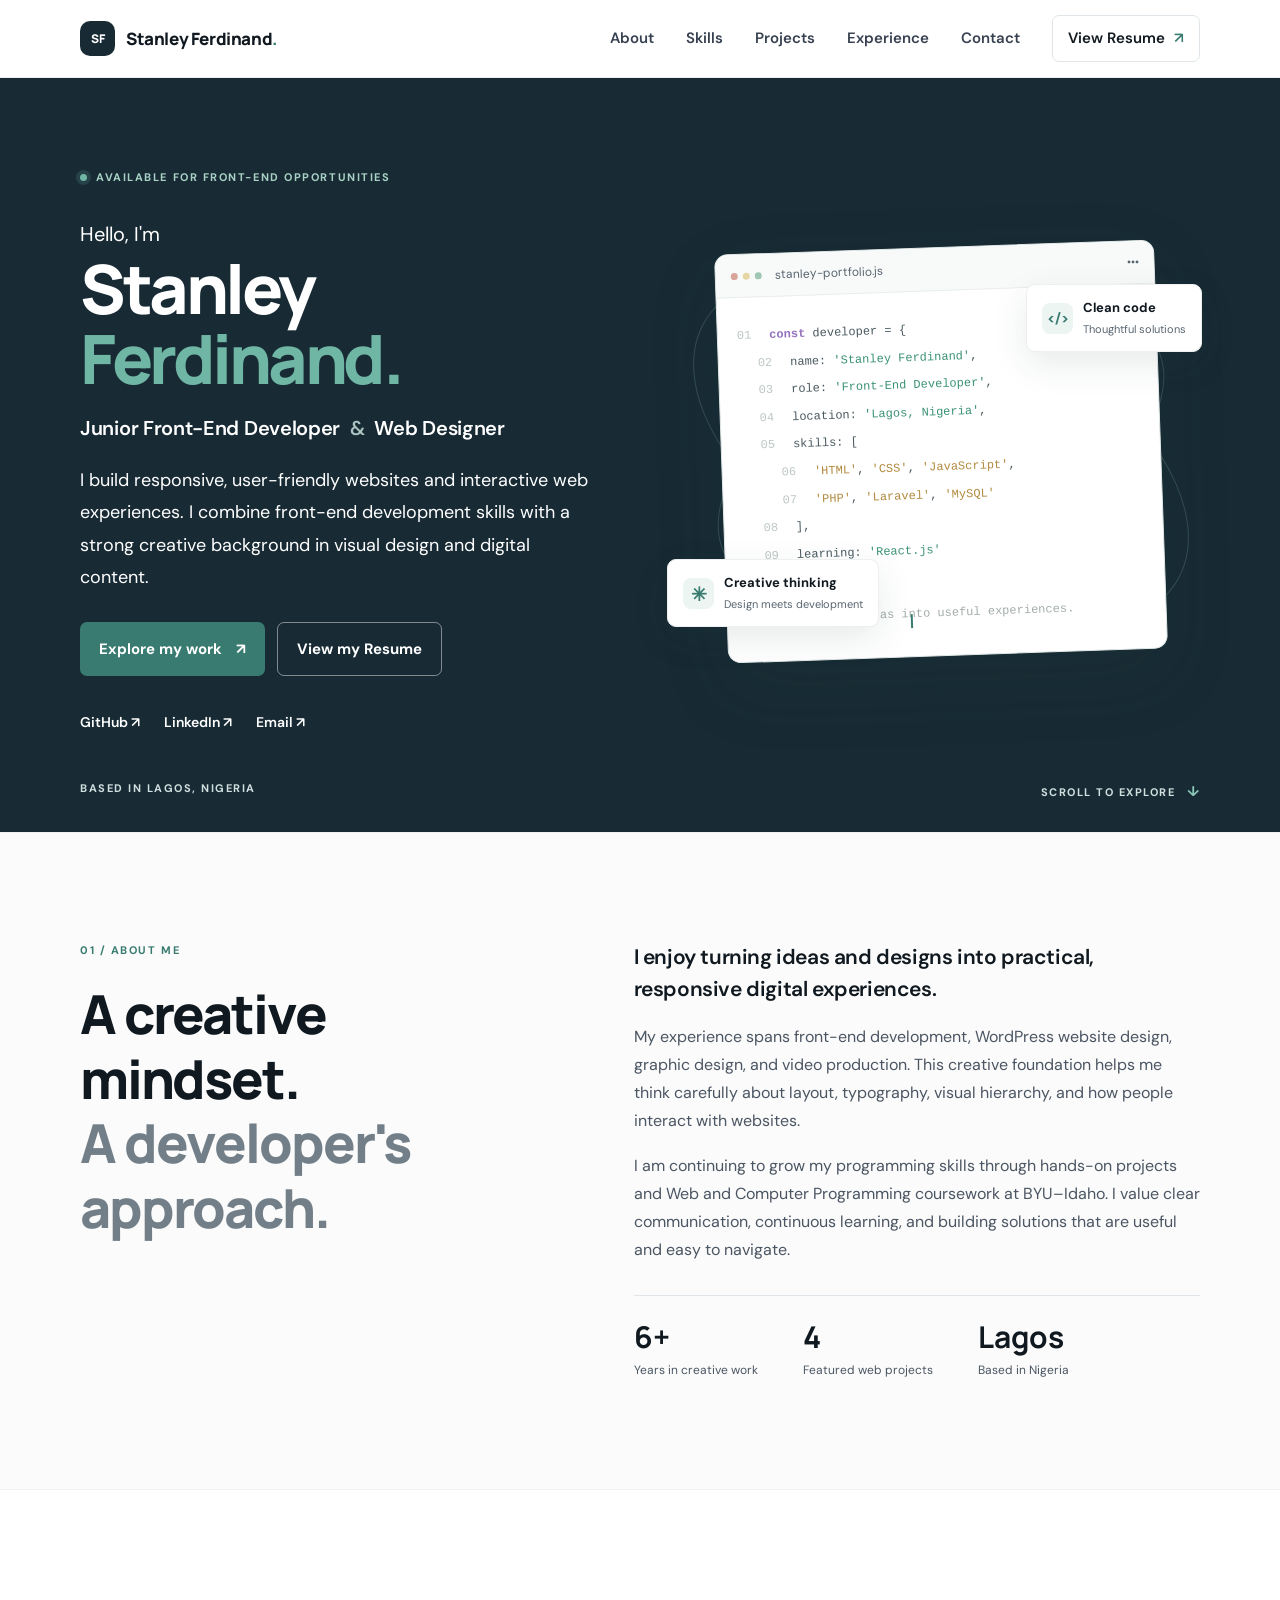
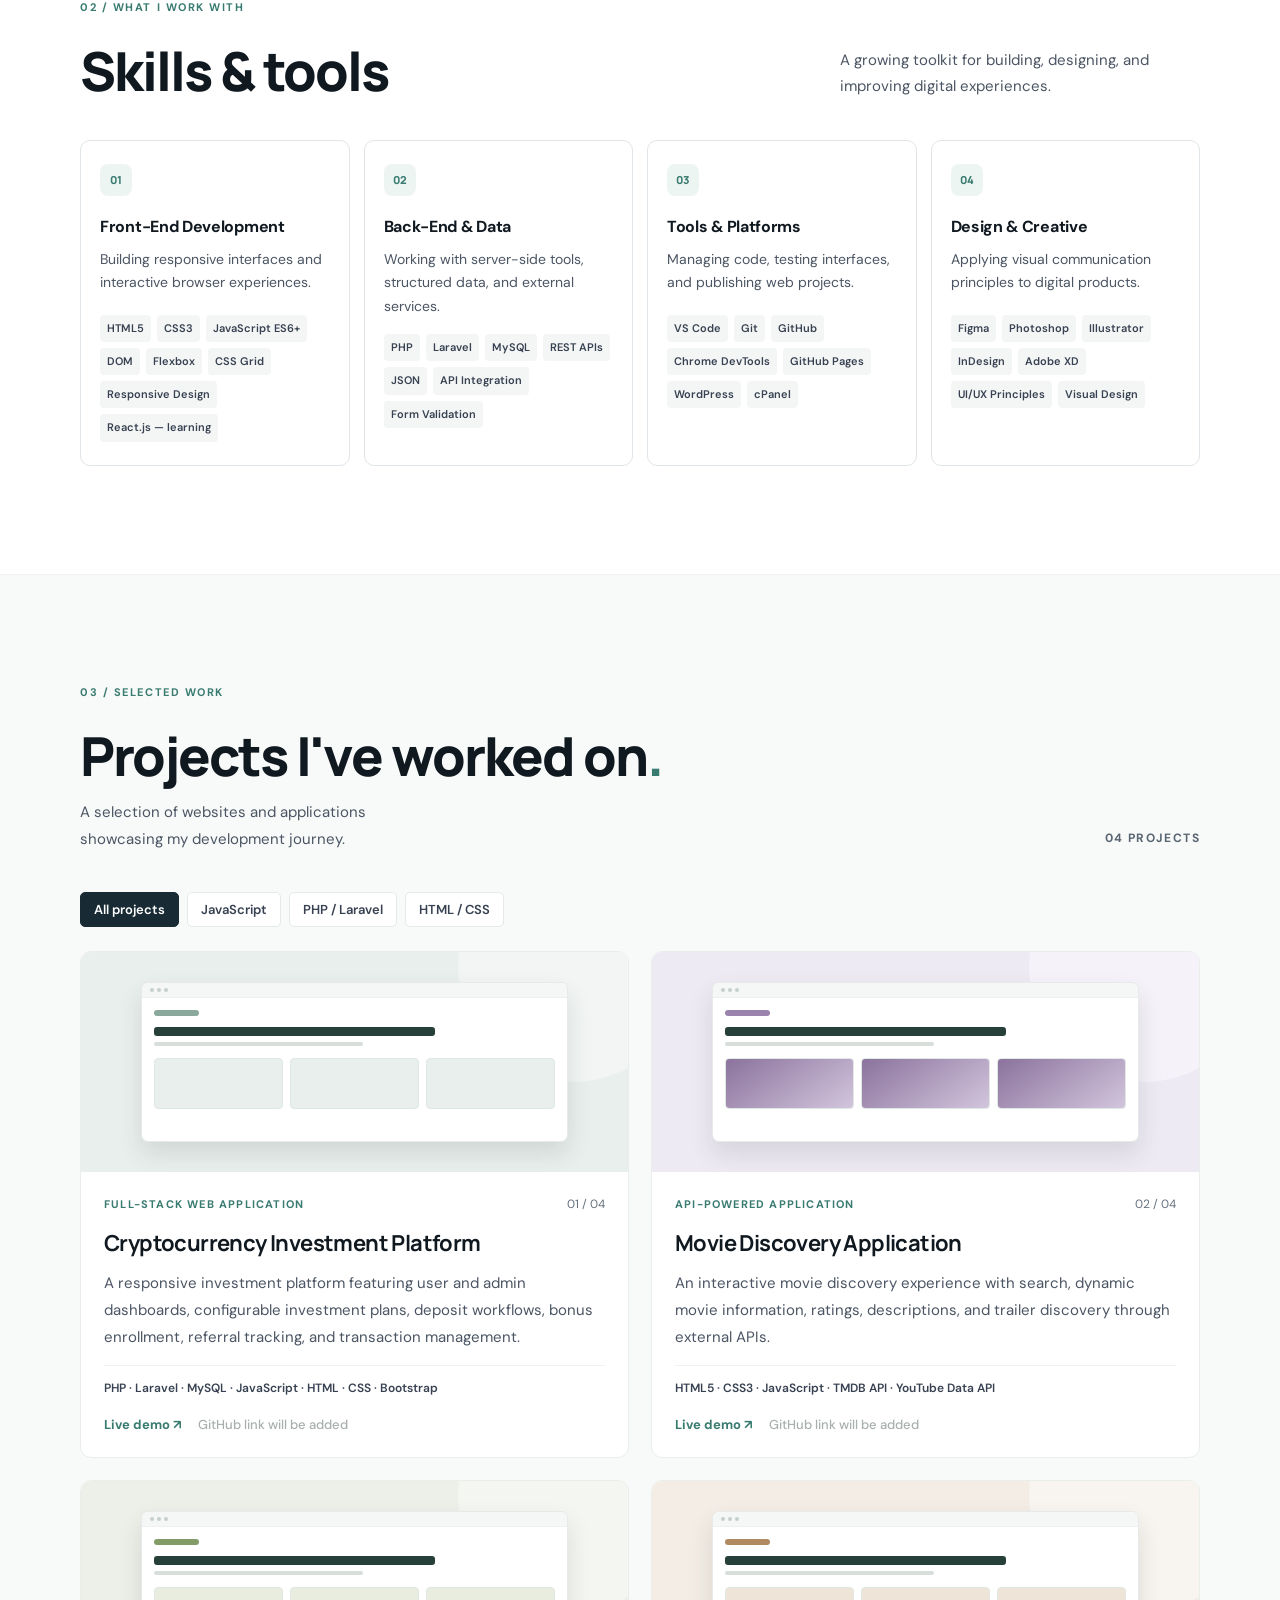
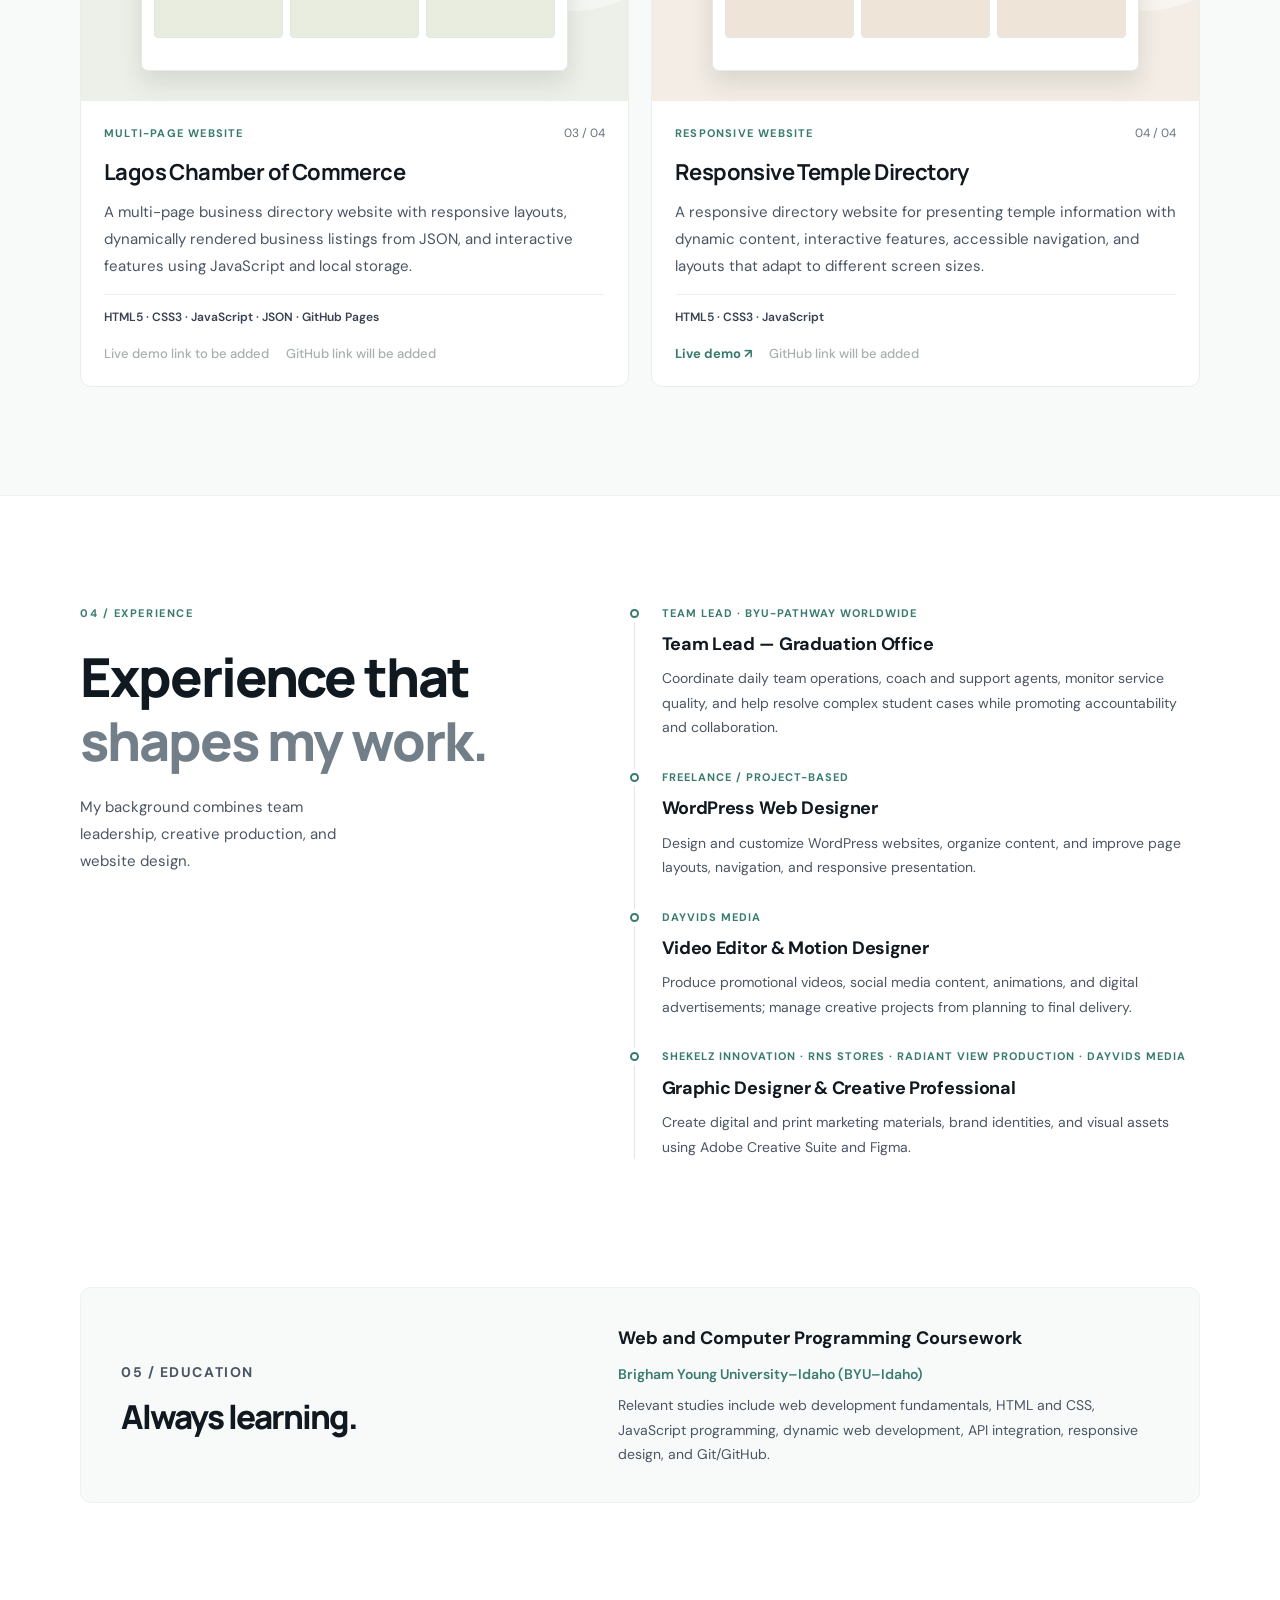
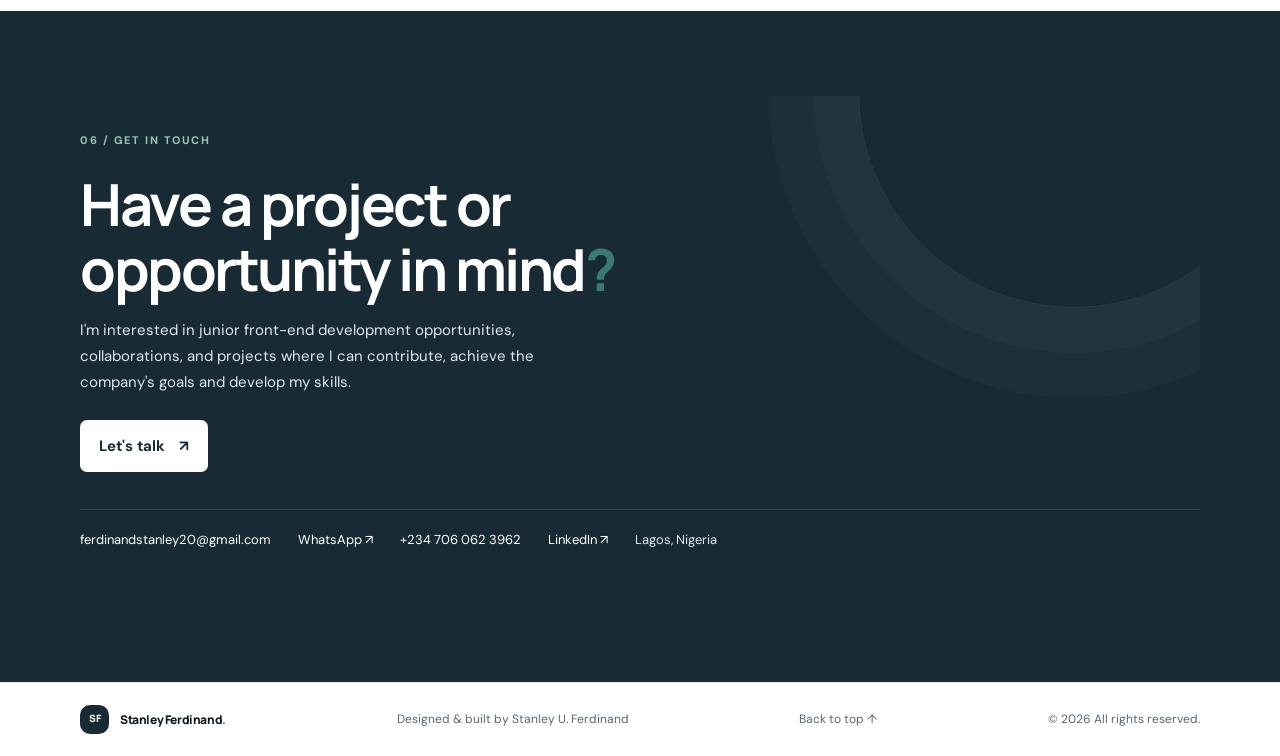
<file: index.html>
<!DOCTYPE html>
<html lang="en">
<head>
  <meta charset="UTF-8" />
  <meta name="viewport" content="width=device-width, initial-scale=1.0" />
  <meta name="description" content="Stanley U. Ferdinand — Junior Front-End Web Developer and Web Designer based in Lagos, Nigeria. Explore selected web development projects and professional experience." />
  <meta name="theme-color" content="#ffffff" />
  <title>Stanley Ferdinand | Front-End Developer</title>
  <link rel="icon" type="image/png" href="favicon.png">
  <link rel="preconnect" href="https://fonts.googleapis.com" />
  <link rel="preconnect" href="https://fonts.gstatic.com" crossorigin />
  <link href="https://fonts.googleapis.com/css2?family=DM+Sans:wght@400;500;600;700&family=Manrope:wght@400;500;600;700;800&display=swap" rel="stylesheet" />
  <link rel="stylesheet" href="styles.css" />
</head>
<body>
  <header class="site-header">
    <nav class="nav container" aria-label="Main navigation">
      <a class="brand" href="#home" aria-label="Stanley Ferdinand home"><span class="brand-mark">SF</span><span>Stanley Ferdinand<span class="brand-dot">.</span></span></a>
      <button class="menu-toggle" id="menuToggle" aria-label="Open navigation" aria-expanded="false"><span></span><span></span><span></span></button>
      <div class="nav-links" id="navLinks">
        <a href="#about">About</a><a href="#skills">Skills</a><a href="#projects">Projects</a><a href="#experience">Experience</a><a href="#contact">Contact</a>
        <a class="nav-cta" href="cv.html" target="_blank" rel="noopener">View Resume <span aria-hidden="true">↗</span></a>
      </div>
    </nav>
  </header>

  <main>
    <section class="hero section" id="home">
      <div class="container hero-grid">
        <div class="hero-copy">
          <div class="eyebrow"><span class="status-dot"></span> AVAILABLE FOR FRONT-END OPPORTUNITIES</div>
          <p class="hero-kicker">Hello, I'm</p>
          <h1>Stanley <br /><span>Ferdinand.</span></h1>
          <h2>Junior Front-End Developer <span class="muted-separator">&amp;</span> Web Designer</h2>
          <p class="hero-description">I build responsive, user-friendly websites and interactive web experiences. I combine front-end development skills with a strong creative background in visual design and digital content.</p>
          <div class="hero-actions">
            <a class="button button-primary" href="#projects">Explore my work <span aria-hidden="true">↗</span></a>
            <a class="button button-secondary" href="cv.html" target="_blank" rel="noopener">View my Resume</a>
          </div>
          <div class="hero-socials"><a href="https://github.com/ferdinandstanley" target="_blank" rel="noopener">GitHub ↗</a><a href="https://www.linkedin.com/in/stanleyferdinand" target="_blank" rel="noopener">LinkedIn ↗</a><a href="mailto:ferdinandstanley20@gmail.com">Email ↗</a></div>
        </div>
        <div class="hero-visual" aria-label="Decorative front-end code illustration">
          <div class="visual-glow"></div>
          <div class="code-window">
            <div class="window-top"><div class="window-dots"><i></i><i></i><i></i></div><span>stanley-portfolio.js</span><span class="window-menu">•••</span></div>
            <div class="code-content">
              <div class="code-line"><span class="line-no">01</span><span><b class="code-purple">const</b> developer = {</span></div>
              <div class="code-line indent"><span class="line-no">02</span><span>name: <b class="code-green">'Stanley Ferdinand'</b>,</span></div>
              <div class="code-line indent"><span class="line-no">03</span><span>role: <b class="code-green">'Front-End Developer'</b>,</span></div>
              <div class="code-line indent"><span class="line-no">04</span><span>location: <b class="code-green">'Lagos, Nigeria'</b>,</span></div>
              <div class="code-line indent"><span class="line-no">05</span><span>skills: [</span></div>
              <div class="code-line indent2"><span class="line-no">06</span><span><b class="code-yellow">'HTML'</b>, <b class="code-yellow">'CSS'</b>, <b class="code-yellow">'JavaScript'</b>,</span></div>
              <div class="code-line indent2"><span class="line-no">07</span><span><b class="code-yellow">'PHP'</b>, <b class="code-yellow">'Laravel'</b>, <b class="code-yellow">'MySQL'</b></span></div>
              <div class="code-line indent"><span class="line-no">08</span><span>],</span></div>
              <div class="code-line indent"><span class="line-no">09</span><span>learning: <b class="code-green">'React.js'</b></span></div>
              <div class="code-line"><span class="line-no">10</span><span>};</span></div>
              <div class="code-line code-comment"><span class="line-no">11</span><span>// Turning ideas into useful experiences.</span></div>
              <div class="code-cursor"></div>
            </div>
          </div>
          <div class="floating-card card-top"><span class="floating-icon">&lt;/&gt;</span><span><b>Clean code</b><small>Thoughtful solutions</small></span></div>
          <div class="floating-card card-bottom"><span class="floating-icon design-icon">✳</span><span><b>Creative thinking</b><small>Design meets development</small></span></div>
          <div class="hero-orbit orbit-one"></div><div class="hero-orbit orbit-two"></div>
        </div>
      </div>
      <div class="container hero-footer"><span>BASED IN LAGOS, NIGERIA</span><span class="scroll-note">SCROLL TO EXPLORE <span aria-hidden="true">↓</span></span></div>
    </section>

    <section class="section about-section" id="about">
      <div class="container two-column">
        <div><p class="section-label">01 / ABOUT ME</p><h2 class="section-heading">A creative mindset.<br /><span class="heading-muted">A developer's approach.</span></h2></div>
        <div class="about-copy"><p class="lead">I enjoy turning ideas and designs into practical, responsive digital experiences.</p><p>My experience spans front-end development, WordPress website design, graphic design, and video production. This creative foundation helps me think carefully about layout, typography, visual hierarchy, and how people interact with websites.</p><p>I am continuing to grow my programming skills through hands-on projects and Web and Computer Programming coursework at BYU–Idaho. I value clear communication, continuous learning, and building solutions that are useful and easy to navigate.</p><div class="about-facts"><div><strong>6+</strong><span>Years in creative work</span></div><div><strong>4</strong><span>Featured web projects</span></div><div><strong> Lagos</strong><span>Based in Nigeria</span></div></div></div>
      </div>
    </section>

    <section class="section skills-section" id="skills">
      <div class="container">
        <p class="section-label">02 / WHAT I WORK WITH</p><div class="section-title-row"><h2 class="section-heading">Skills &amp; tools</h2><p class="section-intro">A growing toolkit for building, designing, and improving digital experiences.</p></div>
        <div class="skills-grid">
          <article class="skill-card"><div class="skill-icon">01</div><h3>Front-End Development</h3><p>Building responsive interfaces and interactive browser experiences.</p><div class="tag-list"><span>HTML5</span><span>CSS3</span><span>JavaScript ES6+</span><span>DOM</span><span>Flexbox</span><span>CSS Grid</span><span>Responsive Design</span><span>React.js — learning</span></div></article>
          <article class="skill-card"><div class="skill-icon">02</div><h3>Back-End &amp; Data</h3><p>Working with server-side tools, structured data, and external services.</p><div class="tag-list"><span>PHP</span><span>Laravel</span><span>MySQL</span><span>REST APIs</span><span>JSON</span><span>API Integration</span><span>Form Validation</span></div></article>
          <article class="skill-card"><div class="skill-icon">03</div><h3>Tools &amp; Platforms</h3><p>Managing code, testing interfaces, and publishing web projects.</p><div class="tag-list"><span>VS Code</span><span>Git</span><span>GitHub</span><span>Chrome DevTools</span><span>GitHub Pages</span><span>WordPress</span><span>cPanel</span></div></article>
          <article class="skill-card"><div class="skill-icon">04</div><h3>Design &amp; Creative</h3><p>Applying visual communication principles to digital products.</p><div class="tag-list"><span>Figma</span><span>Photoshop</span><span>Illustrator</span><span>InDesign</span><span>Adobe XD</span><span>UI/UX Principles</span><span>Visual Design</span></div></article>
        </div>
      </div>
    </section>

    <section class="section projects-section" id="projects">
      <div class="container">
        <p class="section-label">03 / SELECTED WORK</p><div class="section-title-row projects-title-row"><div><h2 class="section-heading">Projects I've worked on<span class="accent-dot">.</span></h2><p class="section-intro">A selection of websites and applications showcasing my development journey.</p></div><span class="project-count">04 PROJECTS</span></div>
        <div class="project-filters" role="group" aria-label="Filter projects"><button class="filter-button active" data-filter="all">All projects</button><button class="filter-button" data-filter="javascript">JavaScript</button><button class="filter-button" data-filter="fullstack">PHP / Laravel</button><button class="filter-button" data-filter="web">HTML / CSS</button></div>
        <div class="projects-grid" id="projectsGrid" aria-live="polite"></div>
      </div>
    </section>

    <section class="section experience-section" id="experience">
      <div class="container two-column">
        <div><p class="section-label">04 / EXPERIENCE</p><h2 class="section-heading">Experience that<br /><span class="heading-muted">shapes my work.</span></h2><p class="section-intro experience-intro">My background combines team leadership, creative production, and website design.</p></div>
        <div class="timeline">
          <article class="timeline-item"><span class="timeline-dot"></span><div class="timeline-meta">TEAM LEAD · BYU-PATHWAY WORLDWIDE</div><h3>Team Lead — Graduation Office</h3><p>Coordinate daily team operations, coach and support agents, monitor service quality, and help resolve complex student cases while promoting accountability and collaboration.</p></article>
          <article class="timeline-item"><span class="timeline-dot"></span><div class="timeline-meta">FREELANCE / PROJECT-BASED</div><h3>WordPress Web Designer</h3><p>Design and customize WordPress websites, organize content, and improve page layouts, navigation, and responsive presentation.</p></article>
          <article class="timeline-item"><span class="timeline-dot"></span><div class="timeline-meta">DAYVIDS MEDIA</div><h3>Video Editor &amp; Motion Designer</h3><p>Produce promotional videos, social media content, animations, and digital advertisements; manage creative projects from planning to final delivery.</p></article>
          <article class="timeline-item"><span class="timeline-dot"></span><div class="timeline-meta">SHEKELZ INNOVATION · RNS STORES · RADIANT VIEW PRODUCTION · DAYVIDS MEDIA</div><h3>Graphic Designer &amp; Creative Professional</h3><p>Create digital and print marketing materials, brand identities, and visual assets using Adobe Creative Suite and Figma.</p></article>
        </div>
      </div>
    </section>

    <section class="section education-section">
      <div class="container education-box"><div><p class="section-label">05 / EDUCATION</p><h2 class="section-heading">Always learning.</h2></div><div><h3>Web and Computer Programming Coursework</h3><p class="education-place">Brigham Young University–Idaho (BYU–Idaho)</p><p>Relevant studies include web development fundamentals, HTML and CSS, JavaScript programming, dynamic web development, API integration, responsive design, and Git/GitHub.</p></div></div>
    </section>

    <section class="section contact-section" id="contact">
      <div class="container contact-box"><p class="section-label">06 / GET IN TOUCH</p><h2>Have a project or<br />opportunity in mind<span class="accent-dot">?</span></h2><p>I'm interested in junior front-end development opportunities, collaborations, and projects where I can contribute, achieve the company's goals and develop my skills.</p><a class="button button-light" href="mailto:ferdinandstanley20@gmail.com">Let's talk <span aria-hidden="true">↗</span></a><div class="contact-details">
          <a href="mailto:ferdinandstanley20@gmail.com" aria-label="Email Stanley">ferdinandstanley20@gmail.com</a>
          <a href="https://wa.me/2347060623962" target="_blank" rel="noopener noreferrer" aria-label="Contact Stanley on WhatsApp">WhatsApp ↗</a>
          <a href="tel:+2347060623962" aria-label="Call Stanley">+234 706 062 3962</a>
          <a href="https://www.linkedin.com/in/stanleyferdinand" target="_blank" rel="noopener noreferrer" aria-label="View Stanley's LinkedIn profile">LinkedIn ↗</a>
          <span>Lagos, Nigeria</span>
        </div></div>
    </section>
  </main>

  <footer class="site-footer"><div class="container footer-inner"><a class="brand" href="#home"><span class="brand-mark">SF</span><span>Stanley Ferdinand<span class="brand-dot">.</span></span></a><span>Designed &amp; built by Stanley U. Ferdinand</span><a href="#home">Back to top ↑</a><span>© <span id="year"></span> All rights reserved.</span></div></footer>
  <script src="script.js"></script>
</body>
</html>
</file>
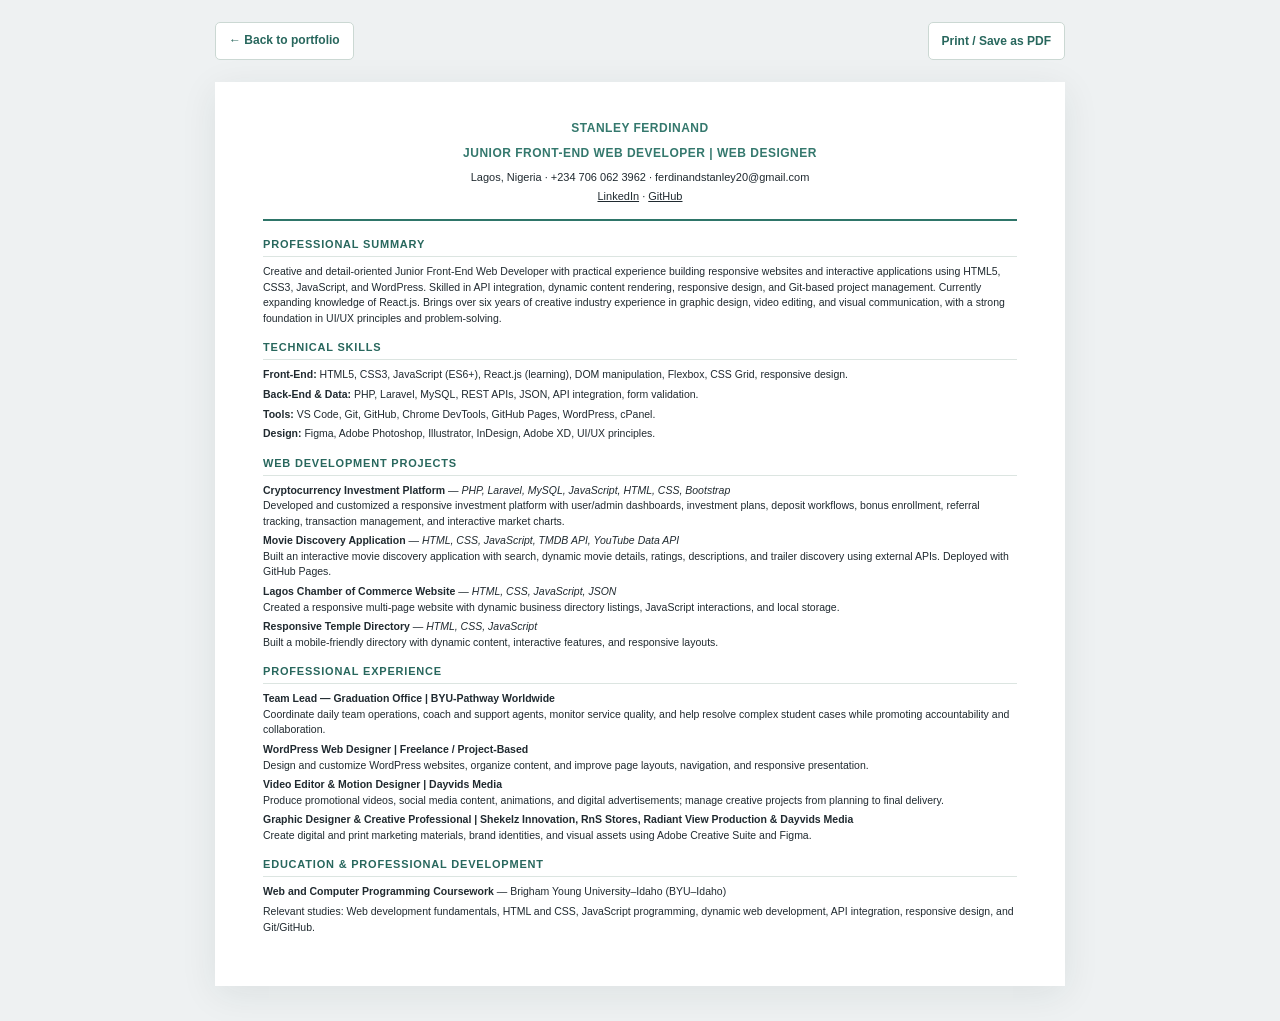
<file: cv.html>
<!DOCTYPE html>
<html lang="en"><head><meta charset="UTF-8"><meta name="viewport" content="width=device-width, initial-scale=1.0"><title>Stanley Ferdinand | Resume</title><link rel="stylesheet" href="cv.css"></head><body>
<div class="toolbar"><a href="index.html">← Back to portfolio</a><button onclick="window.print()">Print / Save as PDF</button></div>
<main class="resume">
<header><h2>STANLEY FERDINAND</h2><h2>JUNIOR FRONT-END WEB DEVELOPER | WEB DESIGNER</h2><p>Lagos, Nigeria · +234 706 062 3962 · ferdinandstanley20@gmail.com</p><p><a href="https://www.linkedin.com/in/stanleyferdinand">LinkedIn</a> · <a href="https://github.com/ferdinandstanley">GitHub</a></p></header>
<section><h3>PROFESSIONAL SUMMARY</h3><p>Creative and detail-oriented Junior Front-End Web Developer with practical experience building responsive websites and interactive applications using HTML5, CSS3, JavaScript, and WordPress. Skilled in API integration, dynamic content rendering, responsive design, and Git-based project management. Currently expanding knowledge of React.js. Brings over six years of creative industry experience in graphic design, video editing, and visual communication, with a strong foundation in UI/UX principles and problem-solving.</p></section>
<section><h3>TECHNICAL SKILLS</h3><p><b>Front-End:</b> HTML5, CSS3, JavaScript (ES6+), React.js (learning), DOM manipulation, Flexbox, CSS Grid, responsive design.</p><p><b>Back-End &amp; Data:</b> PHP, Laravel, MySQL, REST APIs, JSON, API integration, form validation.</p><p><b>Tools:</b> VS Code, Git, GitHub, Chrome DevTools, GitHub Pages, WordPress, cPanel.</p><p><b>Design:</b> Figma, Adobe Photoshop, Illustrator, InDesign, Adobe XD, UI/UX principles.</p></section>
<section><h3>WEB DEVELOPMENT PROJECTS</h3><p><b>Cryptocurrency Investment Platform</b> <i>— PHP, Laravel, MySQL, JavaScript, HTML, CSS, Bootstrap</i><br>Developed and customized a responsive investment platform with user/admin dashboards, investment plans, deposit workflows, bonus enrollment, referral tracking, transaction management, and interactive market charts.</p><p><b>Movie Discovery Application</b> <i>— HTML, CSS, JavaScript, TMDB API, YouTube Data API</i><br>Built an interactive movie discovery application with search, dynamic movie details, ratings, descriptions, and trailer discovery using external APIs. Deployed with GitHub Pages.</p><p><b>Lagos Chamber of Commerce Website</b> <i>— HTML, CSS, JavaScript, JSON</i><br>Created a responsive multi-page website with dynamic business directory listings, JavaScript interactions, and local storage.</p><p><b>Responsive Temple Directory</b> <i>— HTML, CSS, JavaScript</i><br>Built a mobile-friendly directory with dynamic content, interactive features, and responsive layouts.</p></section>
<section><h3>PROFESSIONAL EXPERIENCE</h3><p><b>Team Lead — Graduation Office | BYU-Pathway Worldwide</b><br>Coordinate daily team operations, coach and support agents, monitor service quality, and help resolve complex student cases while promoting accountability and collaboration.</p><p><b>WordPress Web Designer | Freelance / Project-Based</b><br>Design and customize WordPress websites, organize content, and improve page layouts, navigation, and responsive presentation.</p><p><b>Video Editor &amp; Motion Designer | Dayvids Media</b><br>Produce promotional videos, social media content, animations, and digital advertisements; manage creative projects from planning to final delivery.</p><p><b>Graphic Designer &amp; Creative Professional | Shekelz Innovation, RnS Stores, Radiant View Production &amp; Dayvids Media</b><br>Create digital and print marketing materials, brand identities, and visual assets using Adobe Creative Suite and Figma.</p></section>
<section><h3>EDUCATION &amp; PROFESSIONAL DEVELOPMENT</h3><p><b>Web and Computer Programming Coursework</b> — Brigham Young University–Idaho (BYU–Idaho)</p><p>Relevant studies: Web development fundamentals, HTML and CSS, JavaScript programming, dynamic web development, API integration, responsive design, and Git/GitHub.</p></section>
</main></body></html>
</file>
<file: styles.css>
:root{--ink:#17212b;--muted:#687581;--soft:#f5f7f8;--line:#e7ebee;--accent:#397b70;--accent-dark:#286258;--white:#fff;--navy:#182b35;--font:'DM Sans',sans-serif;--display:'Manrope',sans-serif}*{box-sizing:border-box}html{scroll-behavior:smooth;scroll-padding-top:88px}body{margin:0;background:#fff;color:var(--ink);font-family:var(--font);font-size:15px;line-height:1.7;-webkit-font-smoothing:antialiased}a{color:inherit;text-decoration:none}.container{width:min(1120px,calc(100% - 48px));margin:0 auto}.section{padding:108px 0}.site-header{height:78px;position:sticky;top:0;z-index:20;background:rgba(255,255,255,.94);backdrop-filter:blur(14px);border-bottom:1px solid rgba(231,235,238,.8)}.nav{height:100%;display:flex;align-items:center;justify-content:space-between}.brand{display:inline-flex;align-items:center;gap:11px;font-family:var(--display);font-weight:800;font-size:15px;letter-spacing:-.4px}.brand-mark{width:35px;height:35px;border-radius:10px;background:var(--navy);color:white;display:grid;place-items:center;font-size:12px;letter-spacing:0}.brand-dot,.accent-dot{color:var(--accent)}.nav-links{display:flex;align-items:center;gap:32px;font-size:13px;font-weight:600;color:#596570}.nav-links>a:hover,.hero-socials a:hover{color:var(--accent)}.nav-cta{border:1px solid var(--line);border-radius:7px;padding:9px 15px;color:var(--ink)!important}.nav-cta span{color:var(--accent);margin-left:5px}.menu-toggle{display:none;background:none;border:0;padding:8px}.menu-toggle span{display:block;width:22px;height:2px;background:var(--ink);margin:5px}.hero{padding:90px 0 28px;min-height:650px;display:flex;flex-direction:column;justify-content:center;overflow:hidden}.hero-grid{display:grid;grid-template-columns:1.03fr .97fr;align-items:center;gap:50px}.eyebrow,.section-label,.timeline-meta{font-size:10px;font-weight:700;letter-spacing:1.55px;color:var(--accent)}.eyebrow{display:flex;align-items:center;gap:9px}.status-dot{width:7px;height:7px;border-radius:50%;background:#62a18d;box-shadow:0 0 0 4px #eaf4f0}.hero-kicker{font-size:18px;color:var(--muted);margin:30px 0 0}.hero h1{font-family:var(--display);font-size:clamp(56px,7vw,84px);line-height:1.02;letter-spacing:-5px;margin:2px 0 18px;font-weight:800}.hero h1 span{color:var(--accent)}.hero h2{font-size:17px;font-weight:600;letter-spacing:-.3px;margin:0 0 18px}.muted-separator{color:#aab2b8;padding:0 5px}.hero-description{max-width:520px;color:var(--muted);font-size:15px;line-height:1.85}.hero-actions{display:flex;gap:12px;margin-top:28px}.button{display:inline-flex;align-items:center;justify-content:center;gap:14px;padding:13px 19px;border-radius:7px;font-size:13px;font-weight:700;transition:.2s ease}.button-primary{background:var(--accent);color:white}.button-primary:hover{background:var(--accent-dark);transform:translateY(-2px)}.button-secondary{border:1px solid var(--line);background:white}.button-secondary:hover{border-color:var(--accent);color:var(--accent)}.hero-socials{display:flex;gap:24px;margin-top:34px;font-size:12px;font-weight:600;color:#65717a}.hero-visual{height:430px;position:relative;display:grid;place-items:center}.visual-glow{position:absolute;width:370px;height:370px;border-radius:50%;background:radial-gradient(circle,#e7f2ef 0%,rgba(238,245,243,.55) 48%,transparent 72%)}.code-window{position:relative;width:min(440px,100%);border:1px solid #e1e8e7;border-radius:13px;background:#fff;box-shadow:0 25px 70px rgba(30,61,56,.13);overflow:hidden;z-index:2;transform:rotate(-2deg)}.window-top{height:43px;background:#f8faf9;border-bottom:1px solid #e9eeec;display:flex;align-items:center;padding:0 15px;gap:13px;color:#89958f;font-size:10px}.window-dots{display:flex;gap:5px}.window-dots i{width:7px;height:7px;border-radius:50%;background:#d6dfdb}.window-dots i:first-child{background:#d9a59b}.window-dots i:nth-child(2){background:#e7d5a3}.window-dots i:nth-child(3){background:#9fc8b4}.window-menu{margin-left:auto}.code-content{padding:25px 19px 27px;font-family:monospace;font-size:11px;line-height:2.3;color:#4a5960;position:relative}.code-line{display:flex;gap:18px;white-space:nowrap}.line-no{color:#bdc7c3;min-width:12px;text-align:right}.indent{padding-left:20px}.indent2{padding-left:40px}.code-purple{color:#9471bd}.code-green{color:#3b9275;font-weight:500}.code-yellow{color:#b18a3f;font-weight:500}.code-comment{color:#a3adaa;margin-top:8px}.code-cursor{position:absolute;width:2px;height:14px;background:var(--accent);left:183px;bottom:28px;animation:blink 1s steps(2,start) infinite}@keyframes blink{to{visibility:hidden}}.floating-card{position:absolute;z-index:3;display:flex;align-items:center;gap:10px;background:#fff;padding:12px 15px;border:1px solid #edf0ef;border-radius:9px;box-shadow:0 12px 35px rgba(30,61,56,.1)}.floating-card b,.floating-card small{display:block}.floating-card b{font-size:11px}.floating-card small{font-size:9px;color:#89938f}.floating-icon{width:31px;height:31px;border-radius:8px;background:#edf5f2;color:var(--accent);display:grid;place-items:center;font-size:14px;font-weight:700}.design-icon{font-size:19px}.card-top{top:48px;right:-2px}.card-bottom{bottom:39px;left:-14px}.hero-orbit{position:absolute;border:1px solid #dcebe6;border-radius:50%;transform:rotate(-25deg)}.orbit-one{width:480px;height:240px}.orbit-two{width:540px;height:290px;transform:rotate(28deg)}.hero-footer{display:flex;justify-content:space-between;margin-top:45px;color:#a1aaa9;font-size:9px;font-weight:700;letter-spacing:1.5px}.scroll-note span{color:var(--accent);font-size:14px;margin-left:7px}.about-section{background:#fafbfa;border-top:1px solid #f0f2f1;border-bottom:1px solid #f0f2f1}.two-column{display:grid;grid-template-columns:.9fr 1.1fr;gap:90px}.section-label{margin:0 0 22px}.section-heading{font-family:var(--display);font-size:clamp(34px,4vw,46px);line-height:1.2;letter-spacing:-2px;margin:0;font-weight:800}.heading-muted{color:#a1aaa9}.about-copy p{color:var(--muted);margin:0 0 17px;font-size:14px}.about-copy .lead{font-size:19px;line-height:1.55;color:var(--ink);font-weight:600;letter-spacing:-.4px}.about-facts{display:flex;gap:45px;margin-top:31px;padding-top:23px;border-top:1px solid var(--line)}.about-facts div{display:flex;flex-direction:column}.about-facts strong{font-family:var(--display);font-size:26px;line-height:1.2}.about-facts span{font-size:10px;color:var(--muted);margin-top:5px}.skills-section{background:white}.section-title-row{display:flex;align-items:end;justify-content:space-between;gap:30px;margin-bottom:36px}.section-intro{max-width:360px;color:var(--muted);font-size:13px;margin:0 0 4px}.skills-grid{display:grid;grid-template-columns:repeat(4,1fr);gap:14px}.skill-card{border:1px solid var(--line);border-radius:10px;padding:23px 19px;min-height:245px;transition:.2s}.skill-card:hover{border-color:#c5d9d2;transform:translateY(-3px);box-shadow:0 12px 30px rgba(30,61,56,.05)}.skill-icon{font-family:var(--display);font-size:11px;font-weight:800;color:var(--accent);background:#edf5f2;width:32px;height:32px;border-radius:8px;display:grid;place-items:center;margin-bottom:17px}.skill-card h3{font-size:14px;margin:0 0 7px;letter-spacing:-.3px}.skill-card p{font-size:11px;color:var(--muted);line-height:1.65;min-height:52px;margin:0 0 15px}.tag-list{display:flex;flex-wrap:wrap;gap:6px}.tag-list span{background:#f4f6f5;border-radius:4px;padding:4px 7px;color:#65716e;font-size:9px;font-weight:600}.projects-section{background:#f8faf9;border-top:1px solid #eff2f0;border-bottom:1px solid #eff2f0}.projects-title-row{align-items:end}.projects-title-row .section-intro{margin-top:11px}.project-count{font-size:10px;letter-spacing:1.4px;color:#89938f;font-weight:700;padding-bottom:7px}.project-filters{display:flex;gap:8px;margin:0 0 24px;flex-wrap:wrap}.filter-button{border:1px solid #e5eae7;background:white;border-radius:5px;padding:8px 13px;font:600 11px var(--font);color:#69756f;cursor:pointer;transition:.2s}.filter-button:hover,.filter-button.active{background:var(--navy);border-color:var(--navy);color:white}.projects-grid{display:grid;grid-template-columns:repeat(2,1fr);gap:22px}.project-card{background:white;border:1px solid #e9eeeb;border-radius:11px;overflow:hidden;transition:.22s}.project-card:hover{transform:translateY(-4px);box-shadow:0 15px 35px rgba(30,61,56,.08)}.project-visual{height:220px;padding:22px;display:grid;place-items:center;overflow:hidden;position:relative}.project-visual:before{content:"";position:absolute;width:230px;height:230px;border-radius:50%;background:rgba(255,255,255,.38);right:-60px;top:-100px}.project-visual.investment{background:#e9efed}.project-visual.movie{background:#eeeaf4}.project-visual.chamber{background:#edf0e8}.project-visual.temple{background:#f3ede5}.mock-browser{position:relative;z-index:1;width:85%;height:160px;background:white;border:1px solid rgba(30,50,45,.1);border-radius:7px;box-shadow:0 12px 25px rgba(30,50,45,.12);overflow:hidden}.mock-top{height:15px;background:#f5f7f6;border-bottom:1px solid #edf0ee;display:flex;align-items:center;padding-left:8px;gap:3px}.mock-top i{width:4px;height:4px;background:#c6d0cb;border-radius:50%}.mock-body{padding:12px}.mock-brand{height:6px;width:45px;border-radius:3px;background:#8aa89c;margin-bottom:11px}.mock-heading{height:9px;width:70%;border-radius:3px;background:#273f39;margin-bottom:6px}.mock-sub{height:4px;width:52%;border-radius:3px;background:#d8dfdb;margin-bottom:12px}.mock-row{display:flex;gap:7px}.mock-tile{height:51px;flex:1;border-radius:4px;background:#e9efec;border:1px solid #e0e8e3}.movie .mock-brand{background:#9a84ad}.movie .mock-tile{background:linear-gradient(145deg,#8b739d,#d3c5dd)}.chamber .mock-brand{background:#839b65}.chamber .mock-tile{background:#e8eddf}.temple .mock-brand{background:#b08b61}.temple .mock-tile{background:#eee4d7}.project-content{padding:22px 23px 20px}.project-topline{display:flex;align-items:center;justify-content:space-between;margin-bottom:9px}.project-type{font-size:9px;color:var(--accent);font-weight:700;letter-spacing:1.2px}.project-number{font-size:10px;color:#a5afaa}.project-content h3{font-family:var(--display);font-size:19px;letter-spacing:-.6px;margin:0 0 8px}.project-content p{font-size:12px;color:var(--muted);line-height:1.75;margin:0 0 14px;min-height:63px}.project-tech{font-size:10px;color:#68756f;font-weight:600;line-height:1.8;padding-top:12px;border-top:1px solid #eff2f0}.project-links{display:flex;gap:17px;margin-top:14px}.project-links a,.project-links span{font-size:11px;font-weight:700;color:var(--accent)}.project-links a:hover{text-decoration:underline}.project-links .inactive-link{color:#a8b0ac;font-weight:500}.project-edit-note{font-size:11px;color:#7b8781;margin:20px 0 0}.project-edit-note code{background:#edf1ef;padding:2px 5px;border-radius:3px;color:#4b6259}.experience-section{background:white}.experience-intro{margin-top:20px;max-width:300px;line-height:1.8}.timeline{border-left:1px solid #dfe8e3;padding-left:27px}.timeline-item{position:relative;padding:0 0 28px}.timeline-item:last-child{padding-bottom:0}.timeline-dot{position:absolute;width:9px;height:9px;border:2px solid var(--accent);background:white;border-radius:50%;left:-32px;top:5px;box-shadow:0 0 0 4px white}.timeline-meta{font-size:9px;letter-spacing:1px;margin-bottom:6px}.timeline-item h3{font-size:16px;letter-spacing:-.3px;margin:0 0 6px}.timeline-item p{font-size:12px;color:var(--muted);line-height:1.75;margin:0;max-width:570px}.education-section{padding-top:20px}.education-box{background:#f8faf9;border:1px solid #edf1ef;border-radius:11px;padding:35px 40px;display:grid;grid-template-columns:.9fr 1.1fr;gap:55px;align-items:center}.education-box .section-label{margin-bottom:12px}.education-box .section-heading{font-size:33px}.education-box h3{font-size:16px;margin:0 0 3px}.education-place{color:var(--accent)!important;font-weight:600}.education-box p{font-size:12px;color:var(--muted);margin:7px 0 0}.contact-section{padding:85px 0 95px}.contact-box{background:var(--navy);color:white;border-radius:13px;padding:55px 60px;position:relative;overflow:hidden}.contact-box:after{content:"";position:absolute;width:430px;height:430px;border:1px solid rgba(255,255,255,.08);border-radius:50%;right:-90px;top:-220px;box-shadow:0 0 0 45px rgba(255,255,255,.025),0 0 0 90px rgba(255,255,255,.02)}.contact-box .section-label{color:#9bc6b6}.contact-box h2{font-family:var(--display);font-size:clamp(38px,5vw,58px);line-height:1.12;letter-spacing:-2.5px;margin:0 0 15px;position:relative;z-index:1}.contact-box>p:not(.section-label){max-width:480px;color:#bdc9c9;font-size:13px;margin:0 0 24px;position:relative;z-index:1}.button-light{background:white;color:var(--navy);position:relative;z-index:1}.button-light:hover{background:#e7f1ed;transform:translateY(-2px)}.contact-details{display:flex;gap:27px;flex-wrap:wrap;border-top:1px solid rgba(255,255,255,.14);margin-top:37px;padding-top:19px;color:#c0cdca;font-size:11px;position:relative;z-index:1}.contact-details a:hover{color:white}.site-footer{border-top:1px solid var(--line);padding:22px 0}.footer-inner{display:flex;align-items:center;justify-content:space-between;gap:15px;color:#89938f;font-size:10px}.footer-inner .brand{color:var(--ink);font-size:12px}.footer-inner .brand-mark{width:29px;height:29px;font-size:10px}.footer-inner>a:not(.brand):hover{color:var(--accent)}
@media(max-width:900px){.hero-grid{gap:20px}.hero h1{font-size:65px}.hero-visual{transform:scale(.9)}.two-column{gap:45px}.skills-grid{grid-template-columns:repeat(2,1fr)}.nav-links{gap:18px}.project-visual{height:190px}}
@media(max-width:650px){.container{width:min(100% - 36px,520px)}.section{padding:75px 0}.site-header{height:68px}.menu-toggle{display:block;cursor:pointer}.nav-links{display:none;position:absolute;top:67px;left:0;right:0;background:white;border-bottom:1px solid var(--line);padding:18px 22px 22px;flex-direction:column;align-items:stretch;gap:0;box-shadow:0 15px 20px rgba(20,40,35,.06)}.nav-links.open{display:flex}.nav-links>a{padding:11px 0}.nav-links .nav-cta{text-align:center;margin-top:8px;padding:10px}.hero{padding:65px 0 20px;min-height:0}.hero-grid{grid-template-columns:1fr;gap:20px}.hero h1{font-size:62px;letter-spacing:-4px}.hero h2{font-size:15px}.hero-description{font-size:13px}.hero-visual{height:330px;transform:none;margin:0 -8px}.code-window{width:90%;transform:rotate(-1deg)}.code-content{font-size:9px;padding:18px 12px}.line-no{min-width:10px}.code-line{gap:12px}.card-top{right:0;top:13px}.card-bottom{left:0;bottom:10px}.floating-card{padding:9px 11px}.hero-footer{margin-top:28px;font-size:8px}.two-column{grid-template-columns:1fr;gap:28px}.section-heading{font-size:36px}.about-copy .lead{font-size:17px}.about-facts{gap:25px}.about-facts strong{font-size:23px}.section-title-row{display:block}.section-intro{margin-top:12px}.skills-grid{grid-template-columns:1fr 1fr;gap:10px}.skill-card{padding:17px 13px;min-height:250px}.skill-card h3{font-size:12px}.skill-card p{font-size:10px}.tag-list span{font-size:8px}.project-count{display:block;margin-top:15px}.projects-grid{grid-template-columns:1fr;gap:16px}.project-visual{height:205px}.project-content{padding:19px}.project-content p{min-height:0}.experience-section .two-column{gap:30px}.education-box{grid-template-columns:1fr;gap:18px;padding:27px 23px}.education-box .section-heading{font-size:30px}.contact-section{padding:65px 0}.contact-box{padding:38px 25px}.contact-box h2{font-size:40px}.contact-details{flex-direction:column;gap:8px}.footer-inner{display:grid;grid-template-columns:1fr 1fr;row-gap:13px}.footer-inner>span:nth-child(2){text-align:right}.footer-inner>span:last-child{text-align:right}}
@media(max-width:380px){.skills-grid{grid-template-columns:1fr}.skill-card{min-height:0}.hero h1{font-size:54px}.hero-actions{flex-wrap:wrap}.code-content{font-size:8px}}

/* Readability refinement: stronger contrast and more comfortable typography */
:root{
  --ink:#101820;
  --muted:#4b5563;
  --line:#dfe5e8;
}
body{color:var(--ink);font-size:17px;line-height:1.75}
.nav-links{font-size:15px;color:#374151}
.brand{font-size:17px}
.hero-kicker{font-size:20px;color:#4b5563}
.hero h2{font-size:20px}
.hero-description{font-size:18px;color:#4b5563;line-height:1.8}
.hero-socials{font-size:14px;color:#374151}
.eyebrow,.section-label,.timeline-meta{font-size:11px}
.button{font-size:15px}
.hero-footer{font-size:11px;color:#66727d}
.section-heading{font-size:clamp(38px,4.2vw,54px)}
.heading-muted{color:#737f88}
.about-copy p{font-size:16px;color:#4b5563}
.about-copy .lead{font-size:21px;color:#101820}
.about-facts strong{font-size:30px;color:#101820}
.about-facts span{font-size:12px;color:#4b5563}
.section-intro{font-size:15px;color:#4b5563}
.skill-card h3{font-size:16px;color:#101820}
.skill-card p{font-size:14px;color:#4b5563;line-height:1.7}
.tag-list span{font-size:11px;color:#374151}
.project-count{font-size:12px;color:#596571}
.filter-button{font-size:13px;color:#374151}
.project-type{font-size:11px}
.project-number{font-size:12px;color:#66727d}
.project-content h3{font-size:22px;color:#101820}
.project-content p{font-size:15px;color:#4b5563;line-height:1.8}
.project-tech{font-size:12px;color:#374151}
.project-links a,.project-links span{font-size:13px}
.project-edit-note{font-size:13px;color:#4b5563}
.timeline-item h3{font-size:18px;color:#101820}
.timeline-item p{font-size:14px;color:#4b5563}
.education-box h3{font-size:18px;color:#101820}
.education-box p{font-size:14px;color:#4b5563}
.contact-box>p:not(.section-label){font-size:15px;color:#e0e7eb}
.contact-details{font-size:13px;color:#e0e7eb}
.footer-inner{font-size:12px;color:#596571}
.floating-card b{font-size:13px;color:#101820}
.floating-card small{font-size:11px;color:#596571}
.window-top{font-size:12px;color:#596571}
.code-content{font-size:12px}
@media(max-width:650px){
  body{font-size:16px}
  .nav-links{font-size:15px}
  .hero-kicker{font-size:18px}
  .hero h2{font-size:17px}
  .hero-description{font-size:16px}
  .hero-socials{font-size:13px}
  .section-heading{font-size:38px}
  .about-copy p{font-size:15px}
  .about-copy .lead{font-size:18px}
  .skill-card h3{font-size:14px}
  .skill-card p{font-size:12px}
  .tag-list span{font-size:10px}
  .project-content h3{font-size:20px}
  .project-content p{font-size:14px}
  .project-tech{font-size:11px}
  .timeline-item h3{font-size:17px}
  .timeline-item p{font-size:13px}
}
/* Contact links */
.contact-details a{
  color:inherit;
  text-decoration:none;
  transition:color .2s ease, text-decoration-color .2s ease;
}
.contact-details a:hover,
.contact-details a:focus-visible{
  color:#ffffff;
  text-decoration:underline;
  text-underline-offset:4px;
}
.contact-details a:focus-visible{
  outline:2px solid #9bc6b6;
  outline-offset:4px;
  border-radius:2px;
}


/* Dark navy hero refinement */
.hero{
  background:#182B35;
  color:#ffffff;
}
.hero .hero-kicker,
.hero h2,
.hero-description,
.hero-socials,
.hero-footer{
  color:#ffffff;
}
.hero h1{
  font-size:clamp(48px,5.7vw,68px);
  letter-spacing:-3.5px;
}
.hero h1 span{
  color:#70b6a5;
}
.hero .muted-separator{
  color:#a9c4c0;
}
.hero .eyebrow{
  color:#a9d2c5;
}
.hero .status-dot{
  background:#70b6a5;
  box-shadow:0 0 0 4px rgba(112,182,165,.16);
}
.hero .hero-socials a{
  color:#ffffff;
}
.hero .hero-socials a:hover{
  color:#8bc9b8;
}
.hero .hero-footer{
  color:#d2dfdf;
}
.hero .scroll-note span{
  color:#8bc9b8;
}
.hero .button-secondary{
  background:transparent;
  color:#ffffff;
  border-color:rgba(255,255,255,.45);
}
.hero .button-secondary:hover{
  background:rgba(255,255,255,.08);
  border-color:#ffffff;
  color:#ffffff;
}
.hero .button-primary{
  background:#397b70;
  color:#ffffff;
}
.hero .button-primary:hover{
  background:#4a9385;
}
.hero .hero-orbit{
  border-color:rgba(151,201,187,.22);
}
.hero .visual-glow{
  background:radial-gradient(circle,rgba(112,182,165,.18) 0%,rgba(112,182,165,.08) 48%,transparent 72%);
}
@media(max-width:900px){
  .hero h1{font-size:clamp(48px,6vw,64px);letter-spacing:-3px}
}
@media(max-width:650px){
  .hero h1{font-size:52px;letter-spacing:-3px}
  .hero .hero-description{color:#f0f5f5}
  .hero .hero-footer{color:#d2dfdf}
}

/* Full-width dark navy contact section */
.contact-section{
  background: var(--navy);
  padding: 85px 0 95px;
}
.contact-box{
  background: transparent;
  color: #fff;
  border-radius: 0;
  padding: 35px 0;
  position: relative;
  overflow: hidden;
}
.contact-box:after{
  right: -90px;
  top: -220px;
}
.contact-box .section-label{color:#9bc6b6;}
.contact-box h2{color:#fff;}
.contact-box>p:not(.section-label){color:#e0e7eb;}
.contact-details{color:#e0e7eb;}
.contact-details a{color:#fff;}
@media(max-width:650px){
  .contact-section{padding:55px 0 65px;}
  .contact-box{padding:25px 0;}
}
</file>
<file: cv.css>
*{box-sizing:border-box}body{margin:0;background:#eef1f2;color:#202a30;font:11px/1.48 Arial,sans-serif}.toolbar{max-width:850px;margin:22px auto;display:flex;justify-content:space-between}.toolbar a,.toolbar button{color:#28675d;font-weight:bold;text-decoration:none;border:1px solid #cbd8d3;background:#fff;border-radius:5px;padding:9px 13px;font-size:12px;cursor:pointer}.resume{max-width:850px;margin:0 auto 35px;background:#fff;padding:38px 48px;box-shadow:0 8px 35px #1b303015}header{text-align:center;border-bottom:2px solid #2e7569;padding-bottom:13px;margin-bottom:15px}h1{font-size:23px;letter-spacing:1px;margin:0 0 3px}header h2{font-size:12px;color:#34786d;letter-spacing:.5px;margin:0 0 7px}header p{margin:2px}a{color:inherit}section{margin:13px 0}section h3{font-size:11px;color:#28675d;letter-spacing:.8px;border-bottom:1px solid #dce5e1;padding-bottom:4px;margin:0 0 7px}p{margin:4px 0}section p{font-size:10.5px}@media print{body{background:#fff;font-size:10px}.toolbar{display:none}.resume{max-width:none;margin:0;padding:12mm 14mm;box-shadow:none}section{margin:10px 0}header{padding-bottom:9px;margin-bottom:10px}h1{font-size:20px}section p{font-size:9.5px}@page{size:A4;margin:8mm}}
</file>
